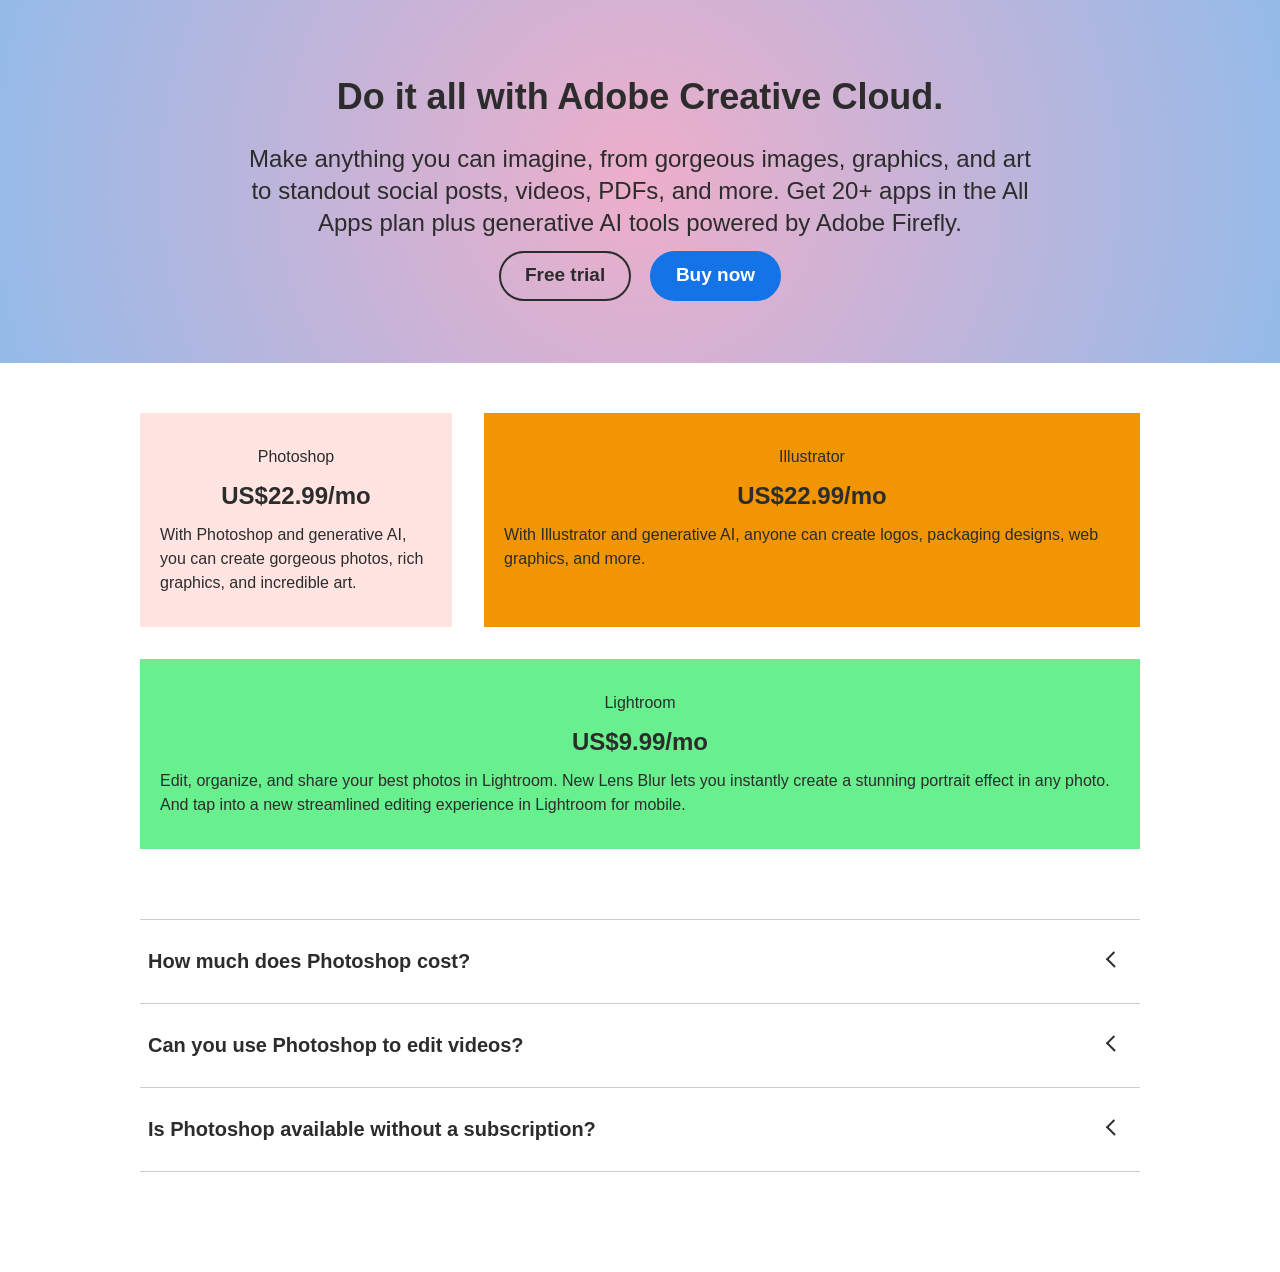
<file: index.html>
<html>
    <head>
        <title>Adobe Creative Cloud</title>
        <link rel="stylesheet" href="index.css">
    </head>
    <body>
        <main>
            <div class="section">
                <div class="hero">
                    <div>
                        <div>
                            <p>radial-gradient(circle, rgba(238,174,202,1) 0%, rgba(148,187,233,1) 100%)</p>
                        </div>
                    </div>
                    <div>
                        <div>
                            <h1>Do it all with Adobe Creative Cloud.</h1>
                            <p>Make anything you can imagine, from gorgeous images, graphics, and art to standout social posts, videos, PDFs, and more. Get 20+ apps in the All Apps plan plus generative AI tools powered by Adobe Firefly.</p>
                            <p>
                                <i><a href="https://commerce.adobe.com/store/recommendation?items[0][id]=E27CB5D79014ACAB6953B091CEA72228&co=US&lang=en&cli=mini_plans">Free trial</a></i>
                                <b><a href="https://www.adobe.com/creativecloud/plans.html?plan=individual&filter=all&promoid=PYPVPZQK&mv=other">Buy now</a></b>
                            </p>
                        </div>
                    </div>
                </div>
            </div>
            <div class="section masonry">
                <div class="brick">
                    <div>
                        <div>
                            <p>#ffe4e1</p>
                        </div>
                    </div>
                    <div>
                        <div>
                            <p>Photoshop</p>
                            <p>US$22.99/mo</p>
                            <p>With Photoshop and generative AI, you can create gorgeous photos, rich graphics, and incredible art.</p>
                        </div>
                    </div>
                </div>
                <div class="brick double">
                    <div>
                        <div>
                            <p>#f19602</p>
                        </div>
                    </div>
                    <div>
                        <div>
                            <p>Illustrator</p>
                            <p>US$22.99/mo</p>
                            <p>With Illustrator and generative AI, anyone can create logos, packaging designs, web graphics, and more.</p>
                        </div>
                    </div>
                </div>
                <div class="brick triple">
                    <div>
                        <div>
                            <p>#68f08e</p>
                        </div>
                    </div>
                    <div>
                        <div>
                            <p>Lightroom</p>
                            <p>US$9.99/mo</p>
                            <p>Edit, organize, and share your best photos in Lightroom. New Lens Blur lets you instantly create a stunning portrait effect in any photo. And tap into a new streamlined editing experience in Lightroom for mobile.</p>
                        </div>
                    </div>
                </div>
            </div>            
            <div class="section">
                <div class="faq"></div>
            </div>
            <div class="section">
                <div class="banner">
                    Do it all with Adobe Creative Cloud.
                    <b><a href="https://www.adobe.com/creativecloud/plans.html?plan=individual&filter=all&promoid=PYPVPZQK&mv=other">Buy now</a></b>
                </div>
            </div>
        </main>
        <script src="index.js"></script>
    </body>
</html>
</file>
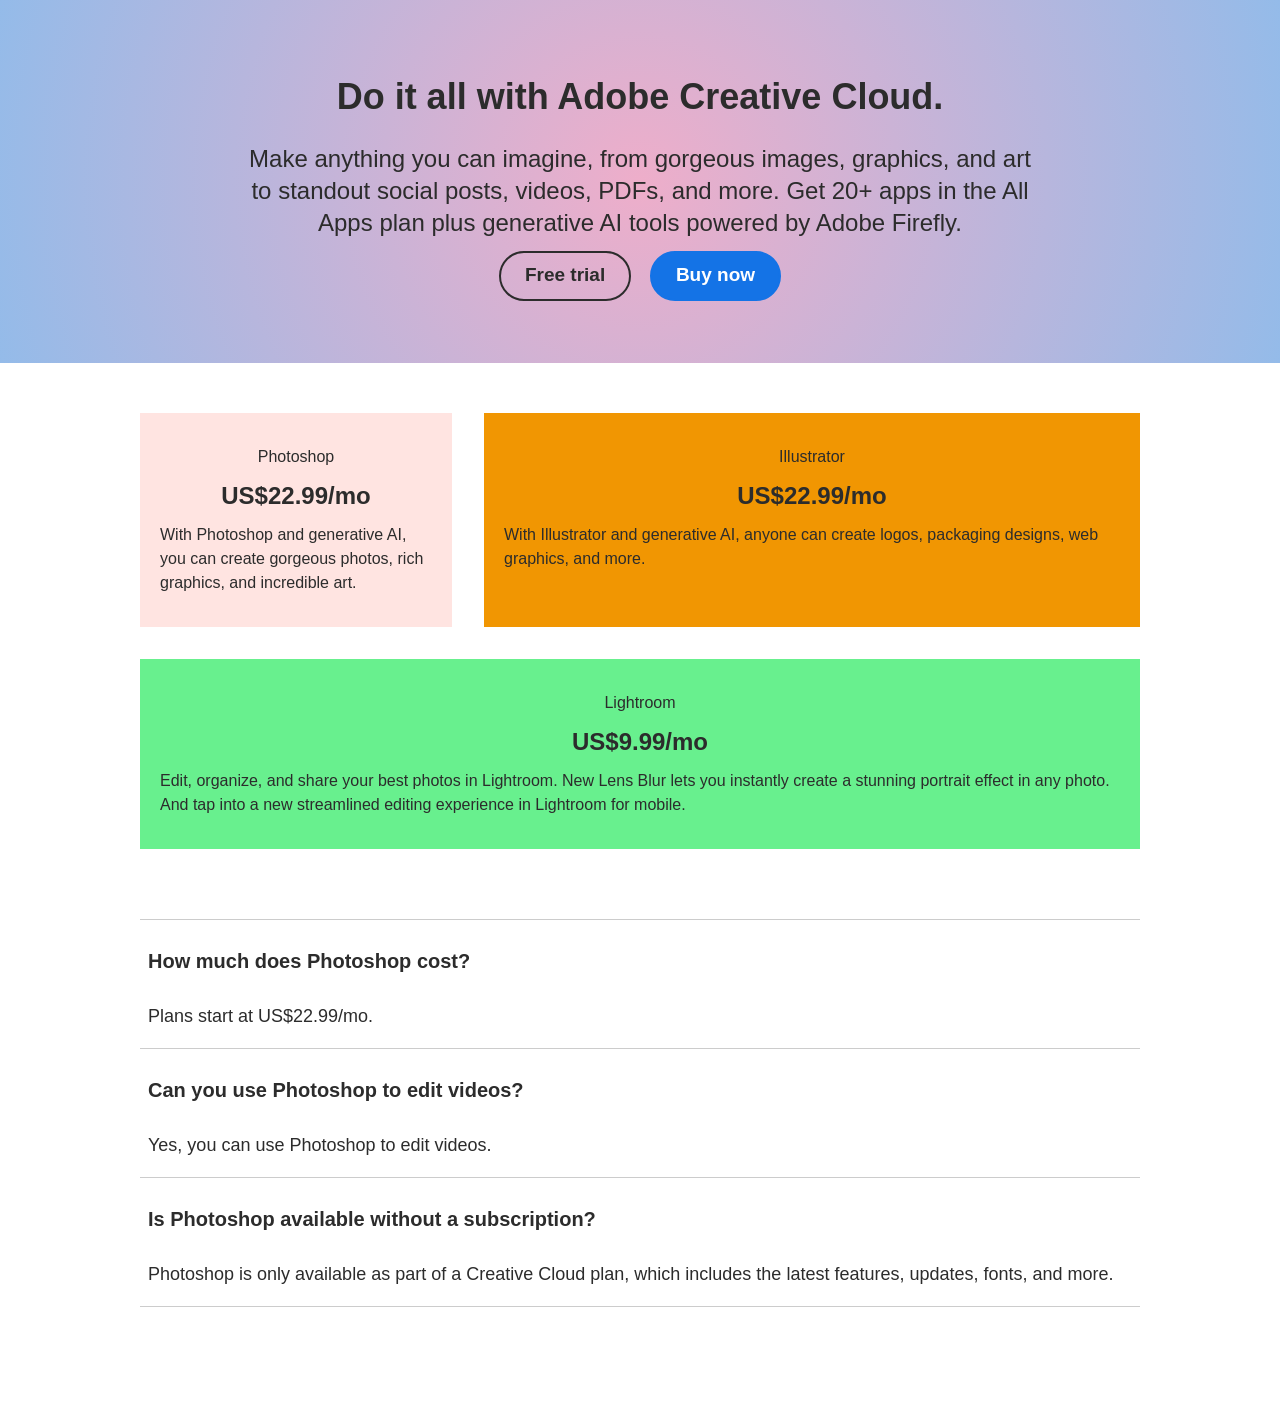
<file: goal.html>
<html>
    <head>
        <title>Adobe Creative Cloud</title>
        <link rel="stylesheet" href="index.css">
    </head>
    <body>
        <main>
            <div class="section">
                <div class="hero" style="background: radial-gradient(circle, rgb(238, 174, 202) 0%, rgb(148, 187, 233) 100%);">
                    <div>
                        <div>
                            <h1>Do it all with Adobe Creative Cloud.</h1>
                            <p>Make anything you can imagine, from gorgeous images, graphics, and art to standout social posts, videos, PDFs, and more. Get 20+ apps in the All Apps plan plus generative AI tools powered by Adobe Firefly.</p>
                            <p class="action-area">
                                <a href="https://commerce.adobe.com/store/recommendation?items[0][id]=E27CB5D79014ACAB6953B091CEA72228&amp;co=US&amp;lang=en&amp;cli=mini_plans" class="con-button">Free trial</a>
                                <a href="https://www.adobe.com/creativecloud/plans.html?plan=individual&amp;filter=all&amp;promoid=PYPVPZQK&amp;mv=other" class="con-button blue">Buy now</a>
                            </p>
                        </div>
                    </div>
                </div>
            </div>
            <div class="section masonry">
                <div class="brick" style="background: rgb(255, 228, 225);">
                    <div>
                        <div>
                            <p class="title">Photoshop</p>
                            <p class="price">US$22.99/mo</p>
                            <p class="description">With Photoshop and generative AI, you can create gorgeous photos, rich graphics, and incredible art.</p>
                        </div>
                    </div>
                </div>
                <div class="brick double" style="background: rgb(241, 150, 2);">
                    <div>
                        <div>
                            <p class="title">Illustrator</p>
                            <p class="price">US$22.99/mo</p>
                            <p class="description">With Illustrator and generative AI, anyone can create logos, packaging designs, web graphics, and more.</p>
                        </div>
                    </div>
                </div>
                <div class="brick triple" style="background: rgb(104, 240, 142);">
                    <div>
                        <div>
                            <p class="title">Lightroom</p>
                            <p class="price">US$9.99/mo</p>
                            <p class="description">Edit, organize, and share your best photos in Lightroom. New Lens Blur lets you instantly create a stunning portrait effect in any photo. And tap into a new streamlined editing experience in Lightroom for mobile.</p>
                        </div>
                    </div>
                </div>
            </div>            
            <div class="section">
                <div class="faq">
                    <div class="faq-set">
                        <div class="question">
                            <div>
                                <h3>How much does Photoshop cost?</h3>
                            </div>
                        </div>
                        <div class="answer">
                            <div>
                                <p>Plans start at US$22.99/mo.</p>
                            </div>
                        </div>
                    </div>
                    <div class="faq-set">
                        <div class="question">
                            <div>
                                <h3>Can you use Photoshop to edit videos?</h3>
                            </div>
                        </div>
                        <div class="answer">
                            <div>
                                <p>Yes, you can use Photoshop to edit videos.</p>
                            </div>
                        </div>
                    </div>
                    <div class="faq-set">
                        <div class="question">
                            <div>
                                <h3>Is Photoshop available without a subscription?</h3>
                            </div>
                        </div>
                        <div class="answer">
                            <div>
                                <p>Photoshop is only available as part of a Creative Cloud plan, which includes the latest features, updates, fonts, and more.</p>
                            </div>
                        </div>
                    </div>
                </div>
            </div>
            <div class="section">
                <div class="banner">
                    Do it all with Adobe Creative Cloud.
                    <a href="https://www.adobe.com/creativecloud/plans.html?plan=individual&amp;filter=all&amp;promoid=PYPVPZQK&amp;mv=other" class="con-button blue">Buy now</a>
                </div>
            </div>
        </main>
    </body>
</html>
</file>
<file: index.css>
:root {
    --global-height-nav: 64px;
    --global-height-breadcrumbs: 33px;
    --global-height-navPromo: 65px;
    --feds-totalheight-nav: calc(var(--feds-height-nav, --global-height-nav) + var(--feds-height-breadcrumbs, --global-height-breadcrumbs));
    --link-color: #035fe6;
    --link-hover-color: #136ff6;
    --link-color-dark: #1473E6;
    --link-hover-color-dark: #0d66d0;
    --background-color: #fff;
    --overlay-background-color: #ffffff20;
    --highlight-background-color: #ffffff40;
    --text-color: #2c2c2c;
    --color-white: #FFF;
    --color-gray-100: #F8F8F8;
    --color-gray-200: #E8E8E8;
    --color-gray-300: #D4D4D4;
    --color-gray-400: #B6B6B6;
    --color-gray-500: #909090;
    --color-gray-600: #686868;
    --color-gray-700: #444;
    --color-gray-800: #242424;
    --color-black: #000;
    --color-brand-title: #000B1D;
    --color-accent: var(--link-color-dark);
    --color-accent-hover: var(--link-hover-color-dark);
    --color-accent-down: #095aba;
    --color-accent-focus-ring: #378ef0;
    --color-info-accent: #5C5CE0;
    --color-info-accent-hover: #4646C6;
    --color-info-accent-down: #3D3DB4;
    --color-info-accent-light: #DEDEF9;
    --color-bg-gradient-pink: rgba(238,174,202,1);
    --color-bg-gradient-blue: rgba(148,187,233,1);
    --color-bg-brick-triple-green: #68f08e;
    --color-bg-brick-triple-orange: #f19602;
    --color-bg-brick-triple-offWhite: #ffe4e1;
    --color-bg-gradient-circle: radial-gradient(circle, var(--color-bg-gradient-pink) 0%, var(--color-bg-gradient-blue) 100%);
    --body-font-family: 'Adobe Clean', adobe-clean, 'Trebuchet MS', sans-serif;
    --fixed-font-family: 'Roboto Mono', menlo, consolas, 'Liberation Mono', monospace;
    --spacing-xxs: 8px;
    --spacing-xs: 16px;
    --spacing-s: 24px;
    --spacing-m: 32px;
    --spacing-l: 40px;
    --spacing-xl: 48px;
    --spacing-xxl: 56px;
    --spacing-xxxl: 80px;
    --spacing-xl-static: 56px;
    --spacing-xxl-static: 80px;
    --spacing-xxxl-static: 104px;
    --type-heading-all-weight: 700;
    --type-heading-xxxl-size: calc(var(--font-size-multiplier, 1) * 44px);
    --type-heading-xxxl-lh: 55px;
    --type-heading-xxl-size: calc(var(--font-size-multiplier, 1) * 36px);
    --type-heading-xxl-lh: 45px;
    --type-heading-xl-size: calc(var(--font-size-multiplier, 1) * 28px);
    --type-heading-xl-lh: 35px;
    --type-heading-l-size: calc(var(--font-size-multiplier, 1) * 24px);
    --type-heading-l-lh: 30px;
    --type-heading-m-size: calc(var(--font-size-multiplier, 1) * 20px);
    --type-heading-m-lh: 25px;
    --type-heading-s-size: calc(var(--font-size-multiplier, 1) * 18px);
    --type-heading-s-lh: 22.5px;
    --type-heading-xs-size: calc(var(--font-size-multiplier, 1) * 16px);
    --type-heading-xs-lh: 20px;
    --type-heading-xxs-size: calc(var(--font-size-multiplier, 1) * 14px);
    --type-heading-xxs-lh: 18px;
    --type-heading-base-lh: 1.2;
    --type-body-xxl-size: calc(var(--font-size-multiplier, 1) * 28px);
    --type-body-xxl-lh: 42px;
    --type-body-xl-size: calc(var(--font-size-multiplier, 1) * 22px);
    --type-body-xl-lh: 33px;
    --type-body-l-size: calc(var(--font-size-multiplier, 1) * 20px);
    --type-body-l-lh: 30px;
    --type-body-m-size: calc(var(--font-size-multiplier, 1) * 18px);
    --type-body-m-lh: 27px;
    --type-body-s-size: calc(var(--font-size-multiplier, 1) * 16px);
    --type-body-s-lh: 24px;
    --type-body-xs-size: calc(var(--font-size-multiplier, 1) * 14px);
    --type-body-xs-lh: 21px;
    --type-body-xxs-size: calc(var(--font-size-multiplier, 1) * 12px);
    --type-body-xxs-lh: 18px;
    --type-detail-all-weight: 700;
    --type-detail-all-transform: uppercase;
    --type-detail-xl-size: calc(var(--font-size-multiplier, 1) * 20px);
    --type-detail-xl-lh: 25px;
    --type-detail-l-size: calc(var(--font-size-multiplier, 1) * 16px);
    --type-detail-l-lh: 20px;
    --type-detail-m-size: calc(var(--font-size-multiplier, 1) * 12px);
    --type-detail-m-lh: 15px;
    --type-detail-s-size: calc(var(--font-size-multiplier, 1) * 10px);
    --type-detail-s-lh: 12px;
    --grid-container-width: 83.4%;
    --grid-column-width: calc(var(--grid-container-width) / 12);
    --grid-margins-width: calc((100vw - var(--grid-container-width)) / 2);
    --grid-margins-width-10: calc((100vw - (var(--grid-column-width) * 10)) / 2);
    --grid-margins-width-8: calc((100vw - (var(--grid-column-width) * 8)) / 2);
    --grid-margins-width-6: calc((100vw - (var(--grid-column-width) * 6)) / 2);
    --aspect-ratio-square: 1/1;
    --aspect-ratio-standard: 4/3;
    --aspect-ratio-wide: 16/9;
    --icon-size-xxl: 80px;
    --icon-size-xl: 64px;
    --icon-size-l: 56px;
    --icon-size-m: 40px;
    --icon-size-s: 32px;
    --icon-size-xs: 24px;
    --icon-size-xxs: 16px;
}
body {
    display: block;
    font-family: var(--body-font-family);
    font-size: var(--type-body-m-size);
    line-height: var(--type-body-m-lh);
    background-color: var(--background-color);
    color: var(--text-color);
    margin: 0;
    word-wrap: break-word;
    -webkit-font-smoothing: antialiased;
    opacity: 1 !important;
}
.con-button {
    background-color: transparent;
    border: 2px solid var(--text-color);
    color: var(--text-color);
    display: inline-block;
    font-style: normal;
    font-weight: 700;
    text-decoration: none;
    border-radius: 25px;
    font-size: 19px;
    line-height: 24px;
    min-height: 28px;
    padding: 10px 24px 8px;
}
.con-button.blue {
    background: var(--color-accent);
    border-color: var(--color-accent);
    color: var(--color-white);
}
.section:has(.hero){
    background: var(--color-bg-gradient-circle);
} 
.section:has(h1) h1{
    font-size: var(--type-heading-xxl-size);
    line-height: var(--type-heading-xxl-lh);
} 
.hero {
    text-align: center;
    padding: 50px;
    display: flex;
    justify-content: center;
}
.hero > div {
    max-width: 800px;
}
.action-area {
    margin-top: 32px;
}
.hero p {
    font-size: 24px;
    line-height: 32px;
    margin: 12px 0;
}
.brick {
    padding: var(--type-detail-xl-size);
    text-align: center;
}
.brick p, .brick:has(h3) h3{
    font-size: var(--type-body-s-size);
    line-height: var(--type-body-s-lh);
    margin: var(--type-detail-s-lh) 0;
    font-weight: normal;
}   
.brick p:nth-child(2){
    font-size: var(--type-heading-l-size);
    line-height: var(--type-heading-l-lh);
    text-align: center;
    font-weight: var(--type-heading-all-weight);
}
.title {
    text-align: center;
    font-size: 20px;
}
.price {
    text-align: center;
    font-size: 24px;
    font-weight: 700;
}
.description {
    text-align: left;
    font-size: 16px;
    line-height: 24px;
    margin: 12px 0;
}
.masonry {
    display:grid;
    grid-template-columns: repeat(3, 1fr);
    margin: 0 auto;
    padding: 50px;
    gap: var(--spacing-m);
    max-width: 1000px;
}
.masonry > div {
    background: var(--color-bg-brick-triple-orange);
}
.masonry > div:first-child{
    background: var(--color-bg-brick-triple-offWhite);
}
.masonry > div:last-child{
    background: var(--color-bg-brick-triple-green);
}
.faq {
    max-width: 1000px;
    margin: 20px auto;
    border-bottom: 1px solid #ccc;
}
.faq-set .question:hover:not(.faq-set .question:hover:has([aria-expanded="true"].faq-question-button)){
    background-color: var(--color-gray-100);
    cursor: pointer;
}
.faq .question {
    border-top: 1px solid #ccc;
    padding: 8px;
}
.faq .question:has(h3) h3  {
    font-size: var(--type-body-l-size);
    line-height: var(--type-body-m-lh);
    font-weight: 700;
    margin-right: var(--grid-margins-width-6);
}
.faq .answer {
    padding: 0 8px;
}
.faq .faq-question-button{
    align-items: center;
    -webkit-appearance: none;
    -moz-appearance: none;
    appearance: none;
    background-color: inherit;
    border: 0;
    box-sizing: border-box;
    cursor: pointer;
    display: -ms-flexbox;
    font-family: inherit;
    margin: 0;
    position: relative;
    text-align: start;
    text-overflow: ellipsis;
    width: 100%;
}
.faq .faq-question-button::after {
    content: '';
    display: block;
    box-sizing: border-box;
    position: absolute;
    width: 12px;
    height: 11px;
    border-top: 2px solid;
    border-right: 2px solid;
    right: 12px;
    top: 6px;
    transform: rotate(225deg);
    transition: transform .2s ease-in-out;
}
.faq .answer p {
    margin-top: 0;
}
.faq [aria-hidden="true"]{
    height: 0;
    overflow: hidden;
    transition: height .2s ease-in-out;
}
.open {
    display:block;
    transition: height .1s ease-in-out;
}

.faq .faq-question-button:is([aria-expanded="true"])::after{
    transform: rotate(135deg);
    transition: transform .1s ease-in-out;
}

.banner {
    background-color: #eee;
    padding: 16px;
    text-align: center;
    justify-content: center;
    align-items: center;
    display: none;
    position: fixed;
    width: calc(100% - 30px);
    bottom: 0;
    z-index: 1000;
}
.banner .con-button.blue {
    margin-left: 8px;
    font-size: 18px;
    padding: 4px 12px;
}
.section:last-child {
    margin-bottom: 100px;
}
.con-button.blue:hover, .con-button.blue:active {
    background: var(--color-accent-hover);
    border-color: var(--color-accent-hover);
    color: var(--color-white);
}

@media screen and (max-width: 599px){
   .action-area{
    display: flex;
    gap: var(--spacing-s);
    flex-flow: column wrap;
    align-items: stretch;
   }
   .masonry{
    grid-template-columns: repeat(1, 1fr);
   }
   .banner {
    flex-direction: column;
   }
}
@media screen and (min-width: 600px) {
    .action-area {
        align-items: center;
        flex-direction: row;
    }
    .double{
        grid-column: span 2;
    }
    .triple{
        grid-column: span 3;
    }
    .action-area > *:not(:last-child) {
        margin-right: 12px;
    }
}
</file>
